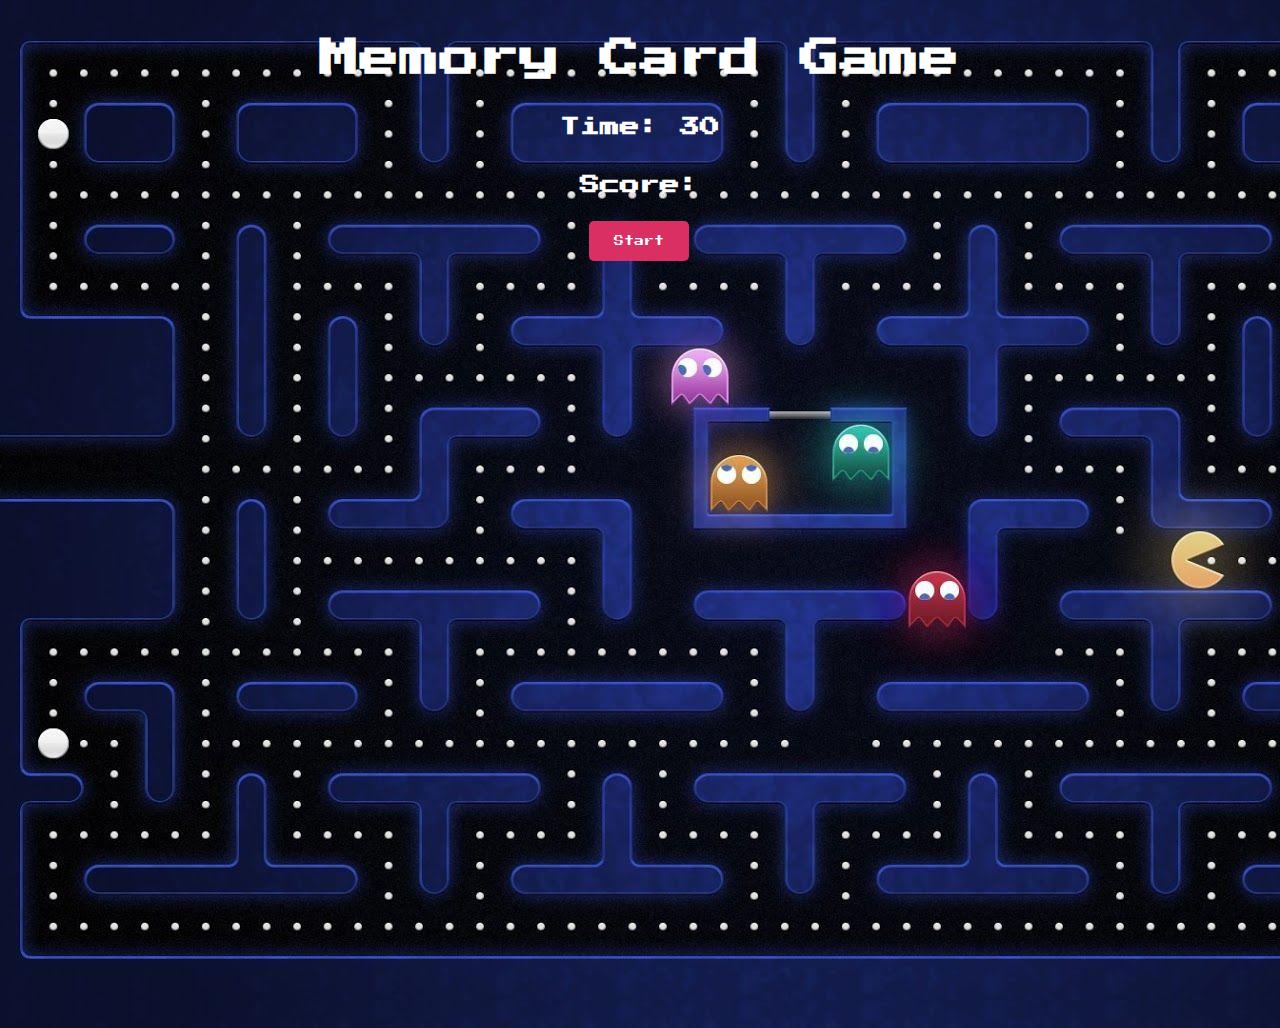
<file: index.html>
<!DOCTYPE html>
<html lang="en">
  <head>
    <meta charset="UTF-8" />
    <meta http-equiv="X-UA-Compatible" content="IE=edge" />
    <meta name="viewport" content="width=device-width, initial-scale=1.0" />
    <title>Memory Card Game</title>
    <link rel="stylesheet" href="style.css" />
    <link
      href="https://fonts.googleapis.com/css2?family=Press+Start+2P&display=swap"
      rel="stylesheet"
    />
    <script defer src="main.js"></script>
  </head>
  <body>
    <h1>Memory Card Game</h1>
    <h3>Time: <span id="time-left"> 30</span></h3>
    <h3>Score: <span id="result"></span></h3>
    <button id="start-button">Start</button>
    <div class="memory-cards">
      <div class="circle"></div>
    </div>
  </body>
</html>
</file>
<file: style.css>
html {
  padding-bottom: 10%;
}

* {
  padding: 0;
  margin: 0;
  box-sizing: border-box;
}

body {
  height: 100vh;

  background-image: url("images/Background.jpg");
}

h1 {
  font-size: 40px;
}

h1,
h3 {
  text-align: center;
  font-family: "Press Start 2P", cursive;
  padding-top: 3%;
  color: white;
}

h3 {
  font-size: 20px;
}

button {
  margin-left: 46%;
  margin-top: 2%;
  margin-bottom: 2%;
  text-align: center;
  background-color: rgb(218, 47, 98);
  border: none;
  cursor: pointer;
  font-family: "Press Start 2P", cursive;
  color: white;
  padding: 15px 25px;
  text-align: center;
  text-decoration: none;
  display: inline-block;
  font-size: 10px;
  cursor: pointer;
  border-radius: 5px;
}

button:hover {
  background-color: #ffffff;
  color: rgb(218, 47, 98);
}

button:active {
  background-color: rgb(218, 47, 98);
  box-shadow: 0 5px white;
  color: white;
  transform: translateY(4px);
}

.memory-cards {
  align-items: center;
  width: 540px;
  height: 540px;
  margin: auto;
  display: flex;
  flex-wrap: wrap;
  perspective: 1000px;
  margin: 0 auto;
  padding: 40px;
  background-color: white;
  border-radius: 10px;
  box-shadow: 0 0 100px rgb(165, 199, 245);
}

.card {
  width: calc(25% - 10px);
  height: calc(33.333% - 50px);
  margin: 5px;
  position: relative;
  transform: scale(1);
  transform-style: preserve-3d;
  transition: transform 0.5s;
  box-shadow: 3px 3px 3px rgba(0, 0, 0, 0.3);
}

.card:active {
  transform: scale(0.97);
  transition: transform 0.2s;
}

.back-card {
  width: 100%;
  height: 100%;
  position: absolute;
  border-radius: 5px;
}
</file>
